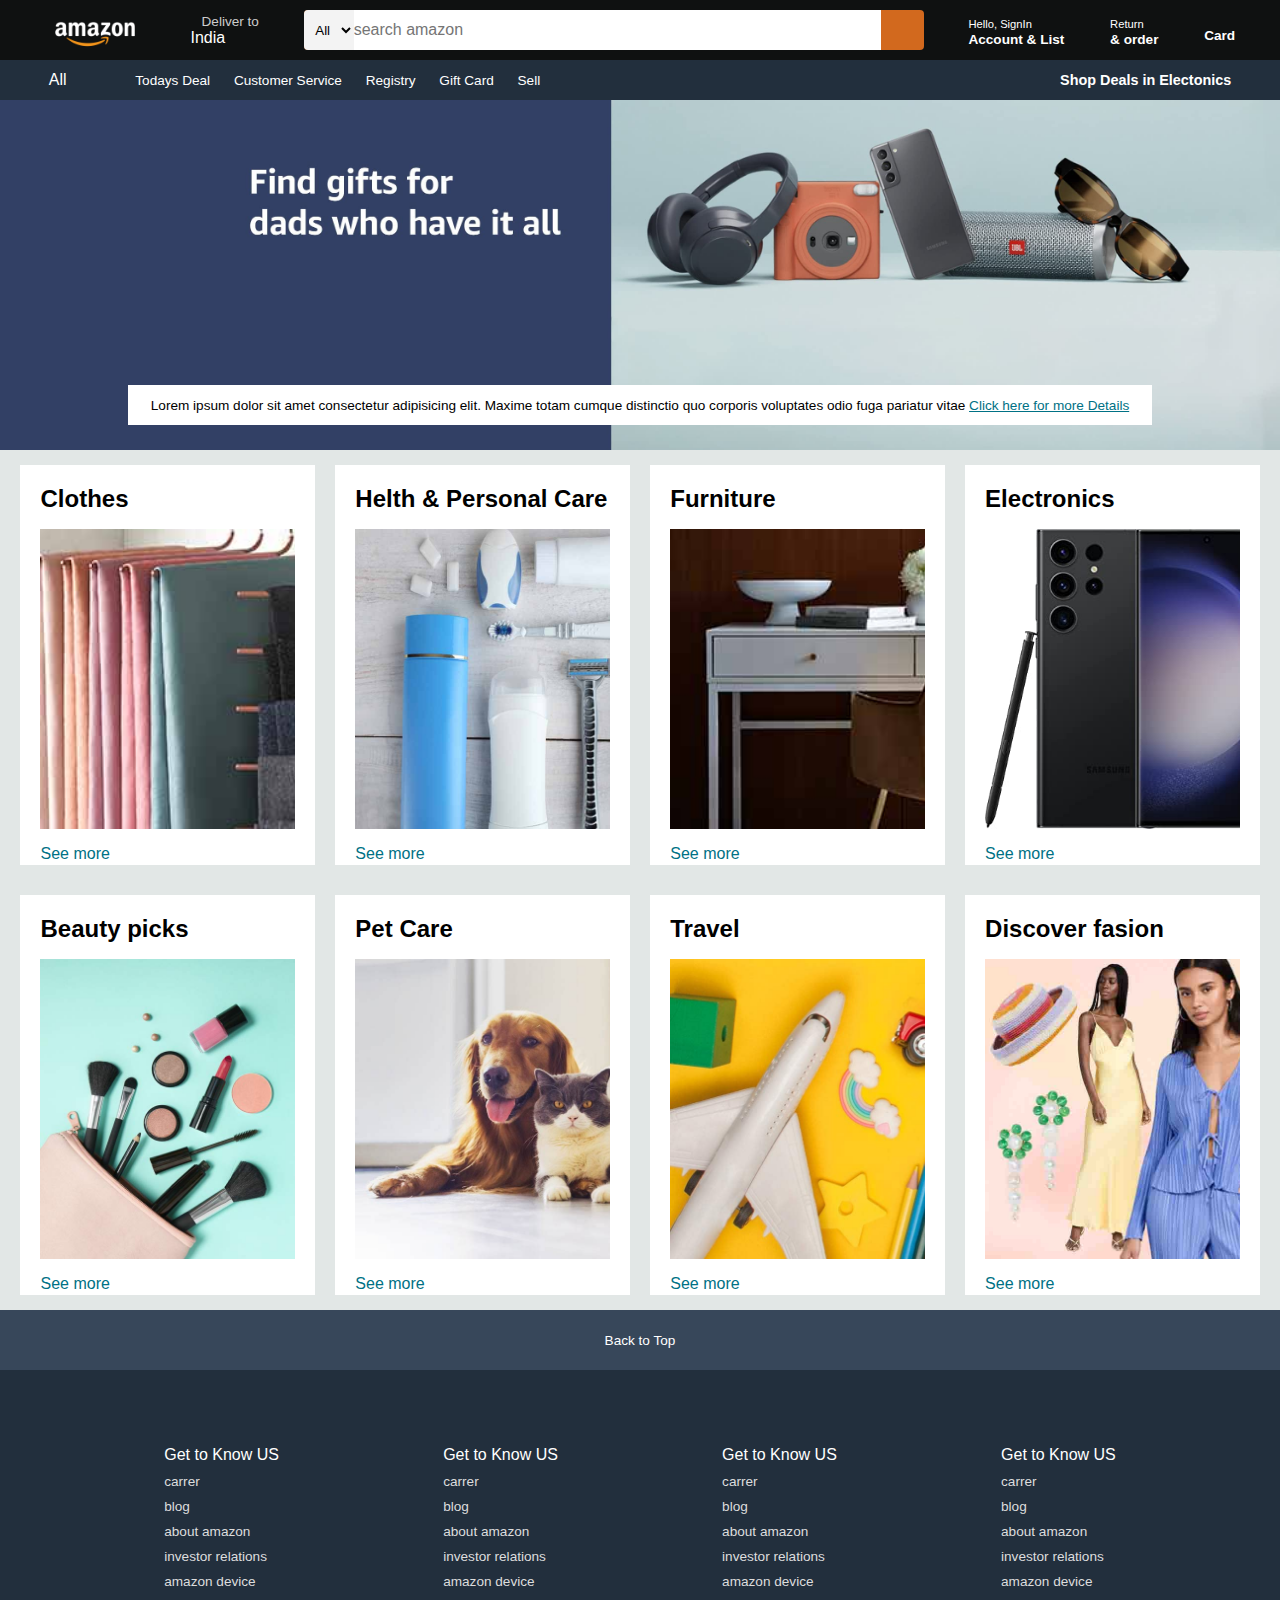
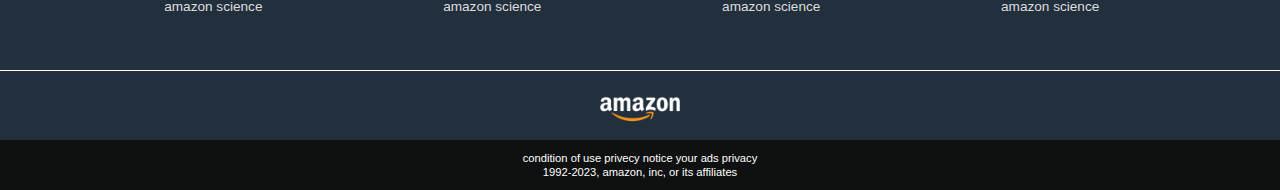
<file: html_css_project/amazon_clone/index.html>
<!DOCTYPE html>
<html lang="en">
  <head>
    <meta charset="UTF-8" />
    <meta name="viewport" content="width=device-width, initial-scale=1.0" />
    <title>Amazon</title>
    <link rel="stylesheet" href="style.css" />
    <link
      rel="stylesheet"
      href="https://cdnjs.cloudflare.com/ajax/libs/font-awesome/6.4.2/css/all.min.css"
      integrity="sha512-z3gLpd7yknf1YoNbCzqRKc4qyor8gaKU1qmn+CShxbuBusANI9QpRohGBreCFkKxLhei6S9CQXFEbbKuqLg0DA=="
      crossorigin="anonymous"
      referrerpolicy="no-referrer"
    />
  </head>
  <body>
    <header>
      <div class="navbar">
        <div class="nav_logo border">
          <div class="logo"></div>
        </div>

        <div class="nav_address border">
          <p class="add1">Deliver to</p>
          <div class="add_icon">
            <i class="fa-solid fa-location-dot"></i>
            <p class="add2">India</p>
          </div>
        </div>

        <div class="nav_search">
          <select class="search_select">
            <option>All</option>
            <option>mobile</option>
            <option>laptop</option>
            <option>clothes</option>
            <option>electonics</option>
          </select>
          <input placeholder="search amazon" class="search_input" />
          <div class="search_icon">
            <i class="fa-solid fa-magnifying-glass"></i>
          </div>
        </div>

        <div class="nav_signin border">
          <p><span>Hello, SignIn</span></p>
          <p class="nav_second">Account & List</p>
        </div>

        <div class="nav_return border">
          <p><span>Return</span></p>
          <p class="nav_second">& order</p>
        </div>

        <div class="nav_card border">
          <i class="fa-solid fa-cart-shopping"></i>
          Card
        </div>
      </div>

      <div class="panal">
        <div class="panal_all">
          <i class="fa-solid fa-bars"></i>
          All
        </div>
        <div class="panal_option">
          <p>Todays Deal</p>
          <p>Customer Service</p>
          <p>Registry</p>
          <p>Gift Card</p>
          <p>Sell</p>
        </div>
        <div class="panal_deals">Shop Deals in Electonics</div>
      </div>
    </header>
    <div class="hero_section">
      <div class="hero_masg">
        <p>
          Lorem ipsum dolor sit amet consectetur adipisicing elit. Maxime totam
          cumque distinctio quo corporis voluptates odio fuga pariatur vitae
          <a href="#"> Click here for more Details </a>
        </p>
      </div>
    </div>

    <div class="shop_section">
      <div class="box">
        <div class="box_content">
          <h2>Clothes</h2>
          <div
            class="box_img"
            style="background-image: url('image/box1_image.jpg')"
          ></div>
          <p>See more</p>
        </div>
      </div>
      <div class="box">
        <div class="box_content">
          <h2>Helth & Personal Care</h2>
          <div
            class="box_img"
            style="background-image: url('image/box2_image.jpg')"
          ></div>
          <p>See more</p>
        </div>
      </div>
      <div class="box">
        <div class="box_content">
          <h2>Furniture</h2>
          <div
            class="box_img"
            style="background-image: url('image/box3_image.jpg')"
          ></div>
          <p>See more</p>
        </div>
      </div>
      <div class="box">
        <div class="box_content">
          <h2>Electronics</h2>
          <div
            class="box_img"
            style="background-image: url('image/box4_image.jpg')"
          ></div>
          <p>See more</p>
        </div>
      </div>
      <div class="box">
        <div class="box_content">
          <h2>Beauty picks</h2>
          <div
            class="box_img"
            style="background-image: url('image/box5_image.jpg')"
          ></div>
          <p>See more</p>
        </div>
      </div>
      <div class="box">
        <div class="box_content">
          <h2>Pet Care</h2>
          <div
            class="box_img"
            style="background-image: url('image/box6_image.jpg')"
          ></div>
          <p>See more</p>
        </div>
      </div>
      <div class="box">
        <div class="box_content">
          <h2>Travel</h2>
          <div
            class="box_img"
            style="background-image: url('image/box7_image.jpg')"
          ></div>
          <p>See more</p>
        </div>
      </div>
      <div class="box">
        <div class="box_content">
          <h2>Discover fasion</h2>
          <div
            class="box_img"
            style="background-image: url('image/box8_image.jpg')"
          ></div>
          <p>See more</p>
        </div>
      </div>
    </div>

    <footer>
      <div class="foot_panal">Back to Top</div>

      <div class="foot_panal2">
        <ul>
          <p>Get to Know US</p>
          <a>carrer</a>
          <a>blog</a>
          <a>about amazon</a>
          <a>investor relations</a>
          <a>amazon device</a>
          <a>amazon science</a>
        </ul>

        <ul>
          <p>Get to Know US</p>
          <a>carrer</a>
          <a>blog</a>
          <a>about amazon</a>
          <a>investor relations</a>
          <a>amazon device</a>
          <a>amazon science</a>
        </ul>

        <ul>
          <p>Get to Know US</p>
          <a>carrer</a>
          <a>blog</a>
          <a>about amazon</a>
          <a>investor relations</a>
          <a>amazon device</a>
          <a>amazon science</a>
        </ul>

        <ul>
          <p>Get to Know US</p>
          <a>carrer</a>
          <a>blog</a>
          <a>about amazon</a>
          <a>investor relations</a>
          <a>amazon device</a>
          <a>amazon science</a>
        </ul>
      </div>

      <div class="foot_panal3">
        <div class="logo"></div>
      </div>

      <div class="foot_panal4">
        <div class="pages">
          <a>condition of use</a>
          <a>privecy notice</a>
          <a>your ads privacy</a>
        </div>
        <div class="copyright">1992-2023, amazon, inc, or its affiliates</div>
      </div>
    </footer>
  </body>
</html>
</file>
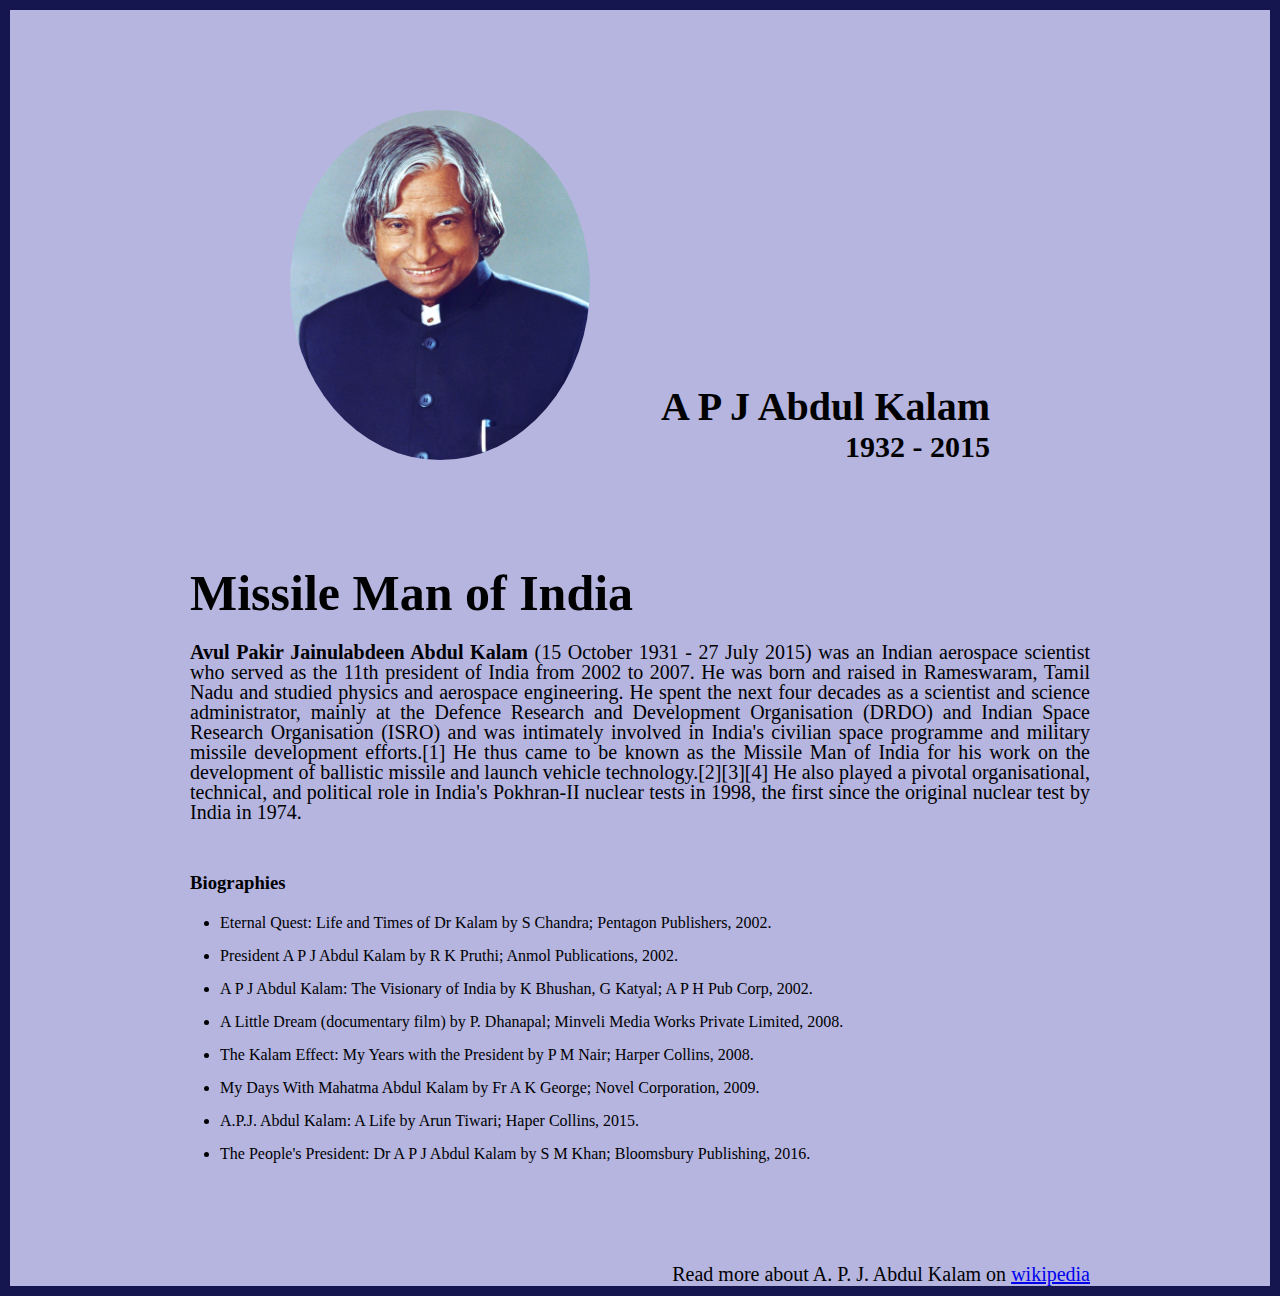
<file: html_css_project/APJ_Addul_Kalam_Page/index.html>
<!DOCTYPE html>
<html lang="en">
  <head>
    <meta charset="UTF-8" />
    <meta name="viewport" content="width=device-width, initial-scale=1.0" />
    <title>A P J Abdul Kalam</title>
    <link rel="stylesheet" href="style.css" />
  </head>
  <body>
    <div class="container">
      <div class="contant">
        <section class="top-section">
          <div class="image-container">
            <img src="A.jpg" alt="APJ Abdul Kalam" />
          </div>
          <div>
            <h1>A P J Abdul Kalam</h1>
            <h4>1932 - 2015</h4>
          </div>
        </section>

        <section class="about-section">
          <h2>Missile Man of India</h2>
          <p>
            <b>Avul Pakir Jainulabdeen Abdul Kalam </b>(15 October 1931 - 27 July 2015)
            was an Indian aerospace scientist who served as the 11th president
            of India from 2002 to 2007. He was born and raised in Rameswaram,
            Tamil Nadu and studied physics and aerospace engineering. He spent
            the next four decades as a scientist and science administrator,
            mainly at the Defence Research and Development Organisation (DRDO)
            and Indian Space Research Organisation (ISRO) and was intimately
            involved in India's civilian space programme and military missile
            development efforts.[1] He thus came to be known as the Missile Man
            of India for his work on the development of ballistic missile and
            launch vehicle technology.[2][3][4] He also played a pivotal
            organisational, technical, and political role in India's Pokhran-II
            nuclear tests in 1998, the first since the original nuclear test by
            India in 1974.
          </p>
        </section>

        <section class="biographi-section"><h3>Biographies</h3>
          <ul>
            <li>
              Eternal Quest: Life and Times of Dr Kalam by S Chandra; Pentagon
              Publishers, 2002.
            </li>
            <li> President A P J Abdul Kalam by R K Pruthi; Anmol Publications,
              2002.</li>
              <li>
                A P J Abdul Kalam: The Visionary of India by K Bhushan, G Katyal;
                A P H Pub Corp, 2002.
              </li>
              <li>
                A Little Dream (documentary film) by P. Dhanapal; Minveli Media
                Works Private Limited, 2008.
              </li>
              <li>
                The Kalam Effect: My Years with the President by P M Nair; Harper
                Collins, 2008.
              </li>
              <li>
                My Days With Mahatma Abdul Kalam by Fr A K George; Novel
              Corporation, 2009.
              </li>
              <li>
                A.P.J. Abdul Kalam: A Life by Arun Tiwari; Haper Collins, 2015.
              </li>
              <li>
                The People's President: Dr A P J Abdul Kalam by S M Khan;
                Bloomsbury Publishing, 2016.
              </li>
          </ul>
        </section>

        <footer>
            Read more about A. P. J. Abdul Kalam on
            <a href="https://en.wikipedia.org/wiki/A._P._J._Abdul_Kalam">wikipedia</a>
        </footer>


      </div>
    </div>
  </body>
</html>
</file>
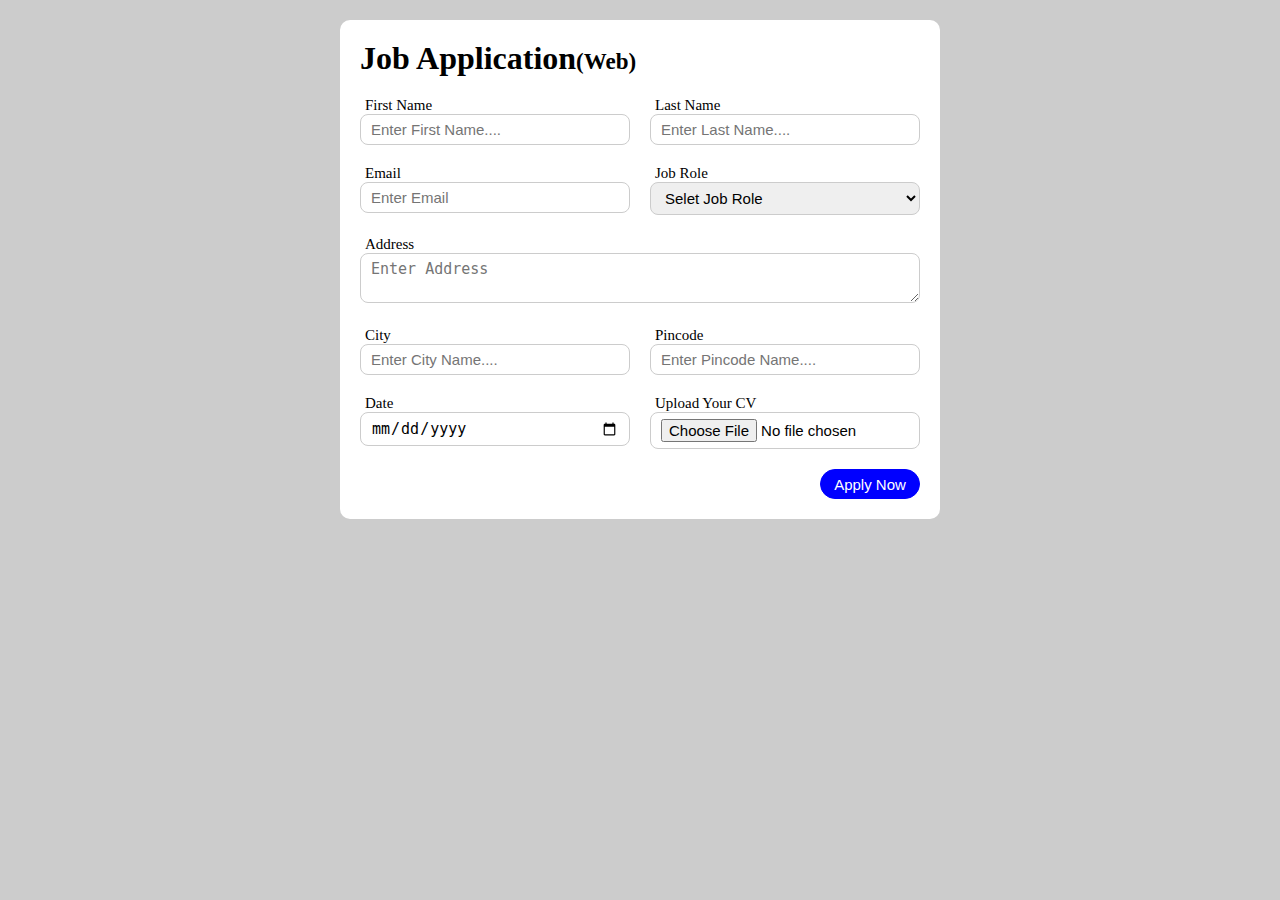
<file: html_css_project/Application_Form/index.html>
<!DOCTYPE html>
<html lang="en">
  <head>
    <meta charset="UTF-8" />
    <meta name="viewport" content="width=device-width, initial-scale=1.0" />
    <title>Application Form</title>
    <link rel="stylesheet" href="style.css" />
  </head>
  <body>
    <div class="container">
    
      <div class="apply_box"><h1>Job Application<span class="littetitle">(Web) </span></h1>
        <form action="from_submit.html" autocomplete="off">
            <div class="form_container">

                <div class="form_control">
                    <label for="first_name">First Name</label>
                    <input id="first_name" name="first_name"  placeholder="Enter First Name...." required/>
                </div>

                <div class="form_control">
                    <label for="last_name">Last Name</label>
                    <input id="last_name"  name="last_name" placeholder="Enter Last Name...." required/>
                </div>

                <div class="form_control">
                    <label for="email">Email</label>
                    <input type="email" id="email" name="email" placeholder="Enter Email" required/>
                </div>

                <div class="form_control">
                    <label for="job_role">Job Role</label>
                    <select id="job_role"  name="job_role">
                        <option value="">Selet Job Role</option>
                        <option value="frontend">Front End Devloper</option>
                        <option value="backend">Back End Devloper</option>
                        <option value="fullstack">Full Stack Devloper</option>
                        <option value="ui_ux">UI/UX Designer</option>
                    </select>
                </div>

                
                <div class="textarea_control">
                    <label for="address">Address</label>
                    <textarea id="address" name="address" row="4" cols="60" placeholder="Enter Address" required></textarea>
                </div>

                <div class="form_control">
                    <label for="city">City</label>
                    <input id="city" name="city"  placeholder="Enter City Name...." required/>
                </div>

                <div class="form_control">
                    <label for="pincode">Pincode</label>
                    <input type="number" id="pincode" name="pincode"  placeholder="Enter Pincode Name...." required/>
                </div>

                <div class="form_control">
                    <label for="date">Date</label>
                    <input type="date" id="date" name="pincode"  required/>
                </div>

                <div class="form_control">
                    <label for="upload">Upload Your CV</label>
                    <input type="file" id="upload" name="upload" required/>
                </div>
            </div>

            <div class="button_container">
                <button type="submit">Apply Now</button>
            </div>
        </form>
    </div>
    </div>
    </form>
  </body>
</html>
</file>
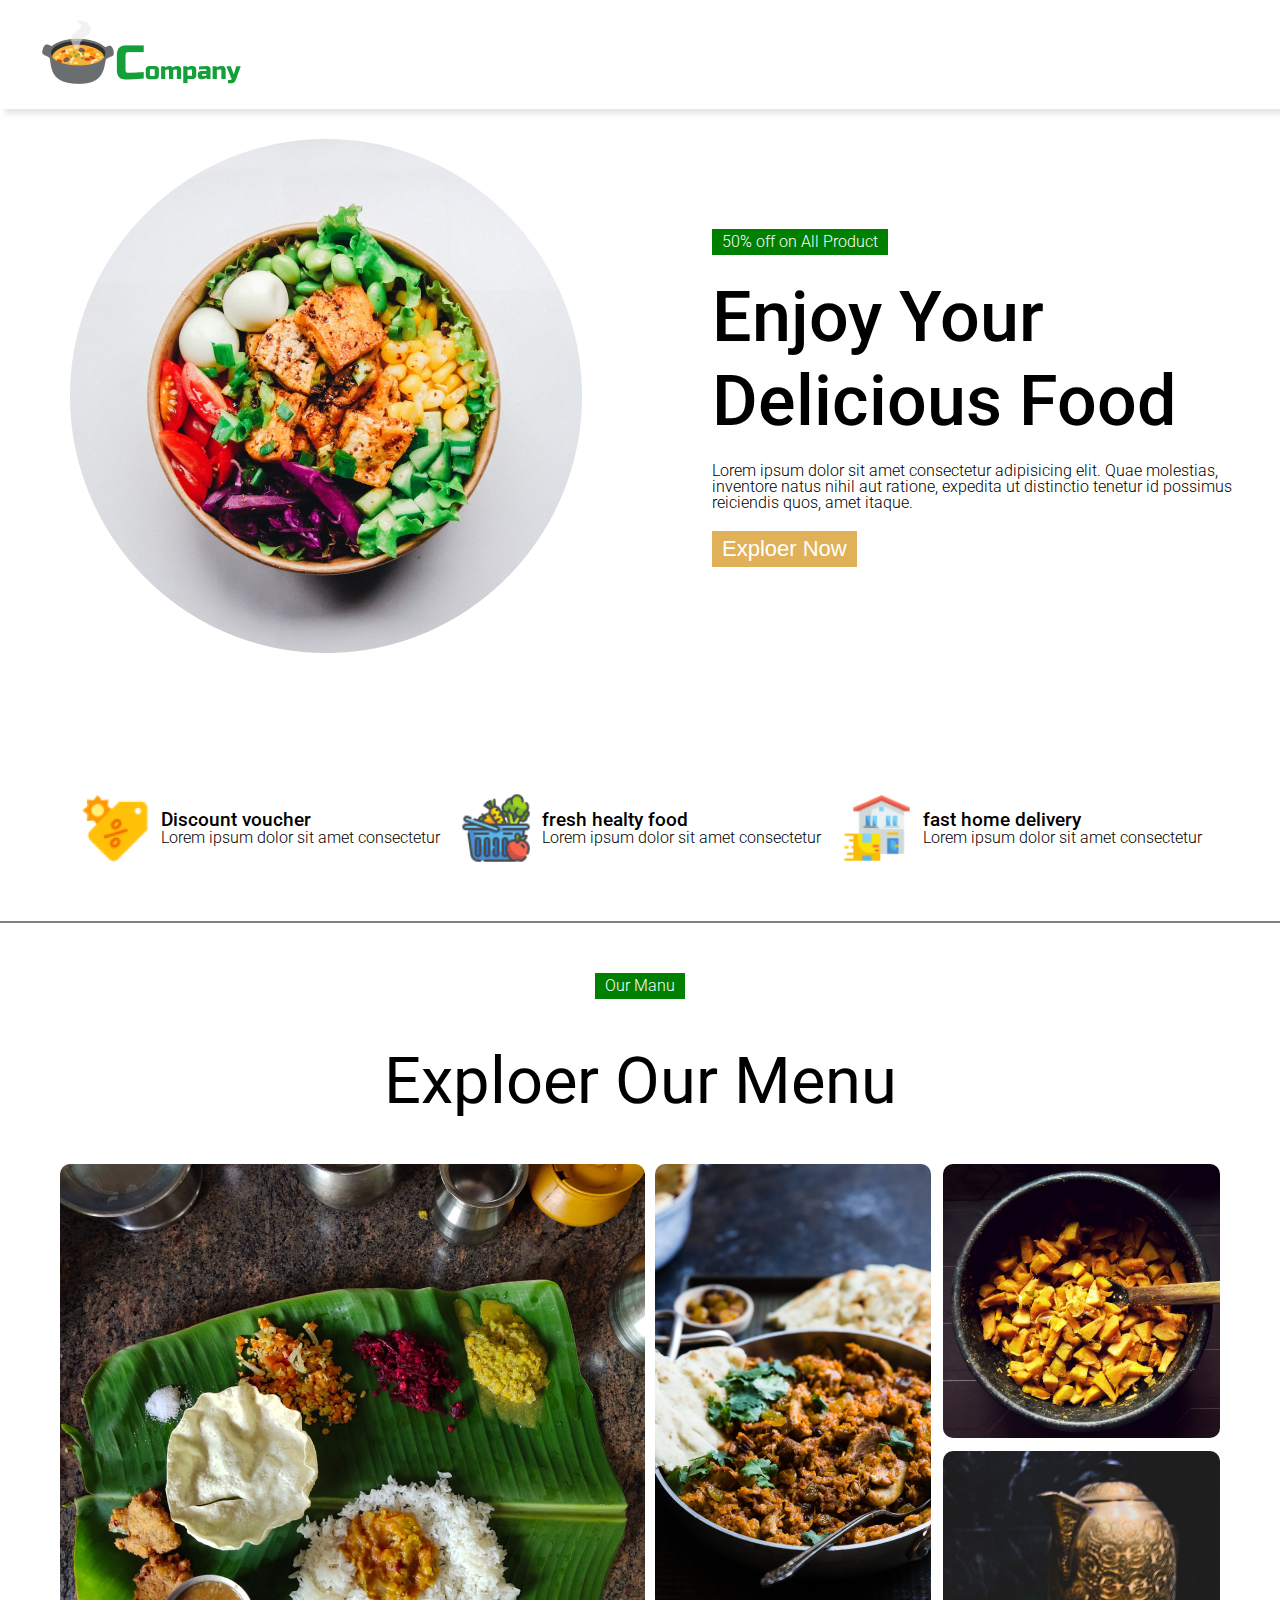
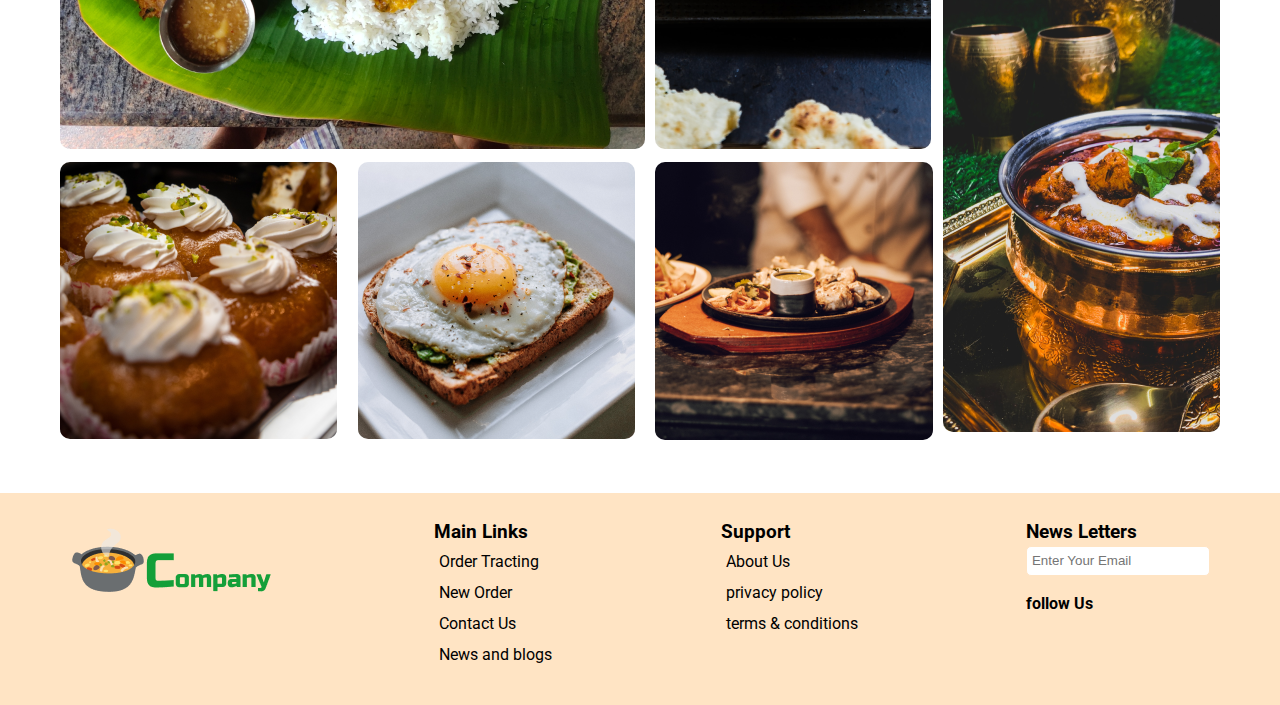
<file: html_css_project/restorent_website/index.html>
<!DOCTYPE html>
<html lang="en">
  <head>
    <meta charset="UTF-8" />
    <meta name="viewport" content="width=device-width, initial-scale=1.0" />
    <title>restorent website</title>
    <link rel="stylesheet" href="style.css" />
    <link
      rel="stylesheet"
      href="https://cdnjs.cloudflare.com/ajax/libs/font-awesome/6.4.2/css/all.min.css"
      integrity="sha512-z3gLpd7yknf1YoNbCzqRKc4qyor8gaKU1qmn+CShxbuBusANI9QpRohGBreCFkKxLhei6S9CQXFEbbKuqLg0DA=="
      crossorigin="anonymous"
      referrerpolicy="no-referrer"
    />
  </head>
  <body>
    <!-- navigation section -->
    <nav>
      <div class="nav_bar container">
        <div class="img_bar">
          <img src="images/logo.png" />
        </div>
        <div class="menu_bar">
          <i class="fa-solid fa-bars"></i>
        </div>
      </div>
    </nav>
    <!-- main sectuon -->
    <section class="container">
      <div class="section">
        <div class="section1">
          <img src="images/hero_image.png" />
        </div>
        <div class="section2">
          <div class="tag">50% off on All Product</div>
          <h1>Enjoy Your Delicious Food</h1>
          <p>
            Lorem ipsum dolor sit amet consectetur adipisicing elit. Quae
            molestias, inventore natus nihil aut ratione, expedita ut distinctio
            tenetur id possimus reiciendis quos, amet itaque.
          </p>
          <button class="btn_exploer">Exploer Now</button>
        </div>
      </div>
      <din class="features">
        <div class="feature">
          <img src="images/discount.png" alt="discount" />
          <div class="feature_contain">
            <h3>Discount voucher</h3>
            <p>Lorem ipsum dolor sit amet consectetur</p>
          </div>
        </div>

        <div class="feature">
          <img src="images/fresh.png" alt="discount" />
          <div class="feature_contain">
            <h3>fresh healty food</h3>
            <p>Lorem ipsum dolor sit amet consectetur</p>
          </div>
        </div>

        <div class="feature">
          <img src="images/delivery.png" alt="discount" />
          <div class="feature_contain">
            <h3>fast home delivery</h3>
            <p>Lorem ipsum dolor sit amet consectetur</p>
          </div>
        </div>
      </din>
    </section>
    <div class="divider"></div>
    <div class="manu container">
      <div class="tag">Our Manu</div>
      <h2>Exploer Our Menu</h2>

      <div class="grid">
        <div class="item1">
          <img class="grid_image" src="images/grid_image1.png" alt="image" />
        </div>
        <div class="item2">
          <img class="grid_image" src="images/grid_image2.png" alt="image" />
        </div>
        <div class="item3">
          <img class="grid_image" src="images/grid_image3.png" alt="image" />
        </div>
        <div class="item4">
          <img class="grid_image" src="images/grid_image4.png" alt="image" />
        </div>
        <div class="item5">
          <img class="grid_image" src="images/grid_image5.png" alt="image" />
        </div>
        <div class="item6">
          <img class="grid_image" src="images/grid_image6.png" alt="image" />
        </div>
        <div class="item7">
          <img class="grid_image" src="images/grid_image7.png" alt="image" />
        </div>
      </div>
    </div>

    <footer>
      <div class="footer_container container">
        <div class="footer_logo">
          <img src="images/logo.png" alt=" image" />
        </div>
        <div class="link_list">
          <h3>Main Links</h3>
          <ul>
            <li>Order Tracting</li>
            <li>New Order</li>
            <li>Contact Us</li>
            <li>News and blogs</li>
          </ul>
        </div>
        <div class="link_list">
          <h3>Support</h3>
          <ul>
            <li>About Us</li>
            <li>privacy policy</li>
            <li>terms & conditions</li>
          </ul>
        </div>

        <div class="news_letters">
          <h3>News Letters</h3>
          <input type="email" placeholder="Enter Your Email" />
          <h4>follow Us</h4>
          <div class="icon_container">  
            <div class="logo"><i class="fa-brands fa-facebook"></i></div>
            <div class="logo"><i class="fa-brands fa-twitter"></i></div>
            <div class="logo"><i class="fa-brands fa-instagram"></i></div>
            <div class="logo"><i class="fa-brands fa-linkedin"></i></i></div>
            <div class="logo"><i class="fa-solid fa-phone"></i></div>
          </div>
        </div>
      </div>
    </footer>
  </body>
</html>
</file>
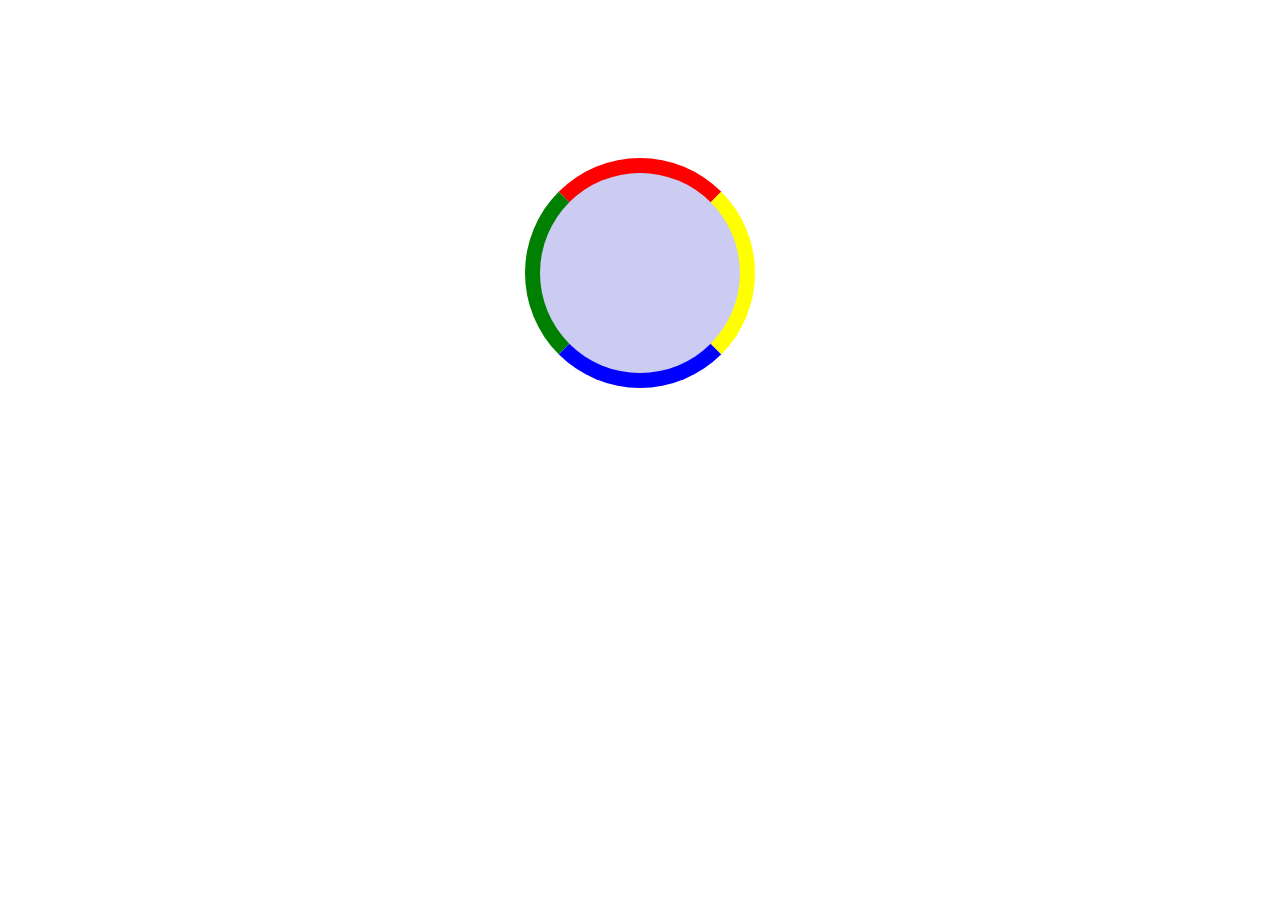
<file: html_css_project/loading_bar/Loadingbar_1/index.html>
<!DOCTYPE html>
<html lang="en">
<head>
    <meta charset="UTF-8">
    <meta name="viewport" content="width=device-width, initial-scale=1.0">
    <title>lodingbar</title>
    <link rel="stylesheet" href="style.css">
</head>
<body>

    <div class="circle">

    </div>
    
</body>
</html>
</file>
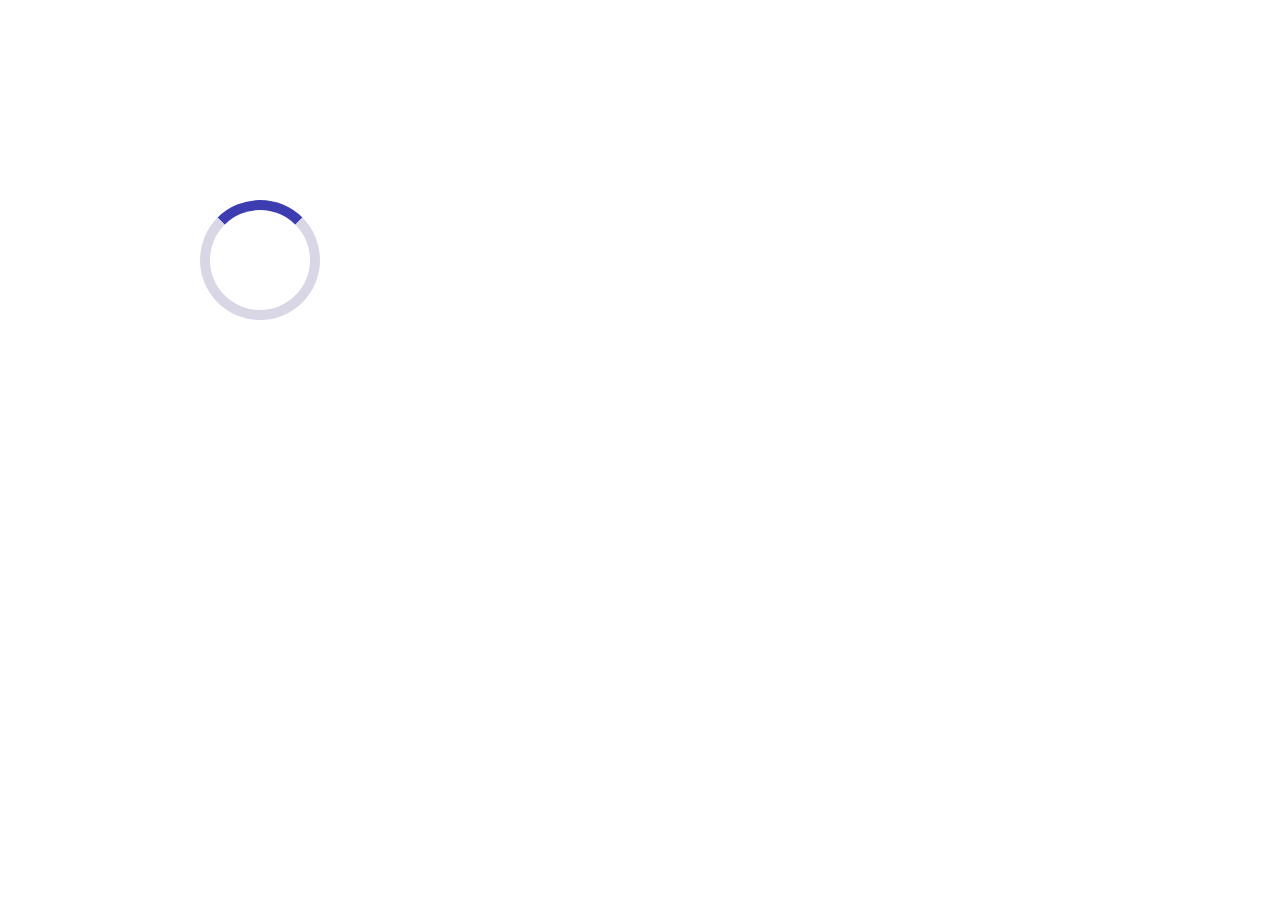
<file: html_css_project/loading_bar/Loadingbar_2/index.html>
<!DOCTYPE html>
<html lang="en">
<head>
    <meta charset="UTF-8">
    <meta name="viewport" content="width=device-width, initial-scale=1.0">
    <title>lodingbar</title>
    <link rel="stylesheet" href="style.css">
</head>
<body>
    <div class="loading">

    </div>
    
</body>
</html>
</file>
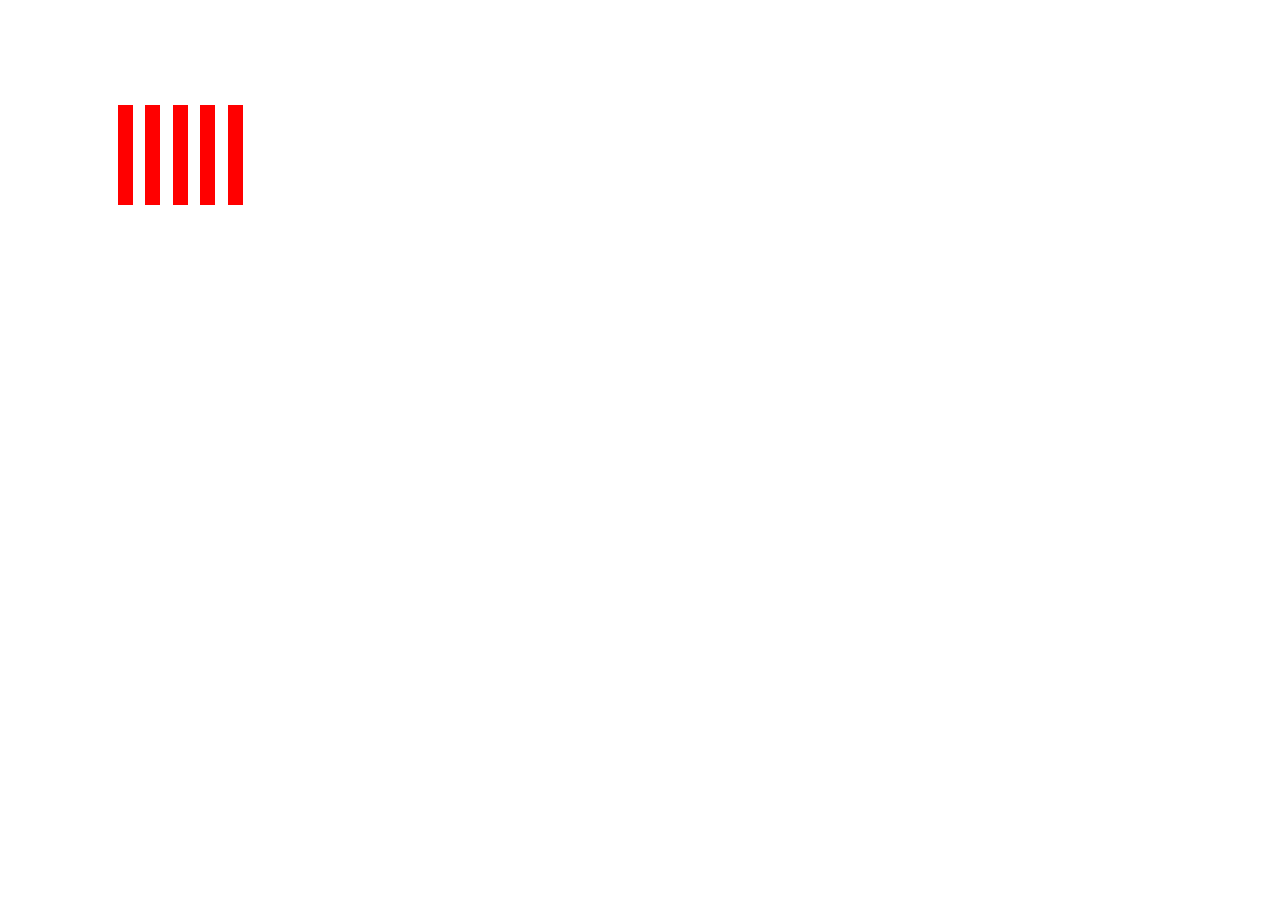
<file: html_css_project/loading_bar/Loadingbar_4/index.html>
<!DOCTYPE html>
<html lang="en">
  <head>
    <meta charset="UTF-8" />
    <meta name="viewport" content="width=device-width, initial-scale=1.0" />
    <title>loading bar</title>
    <link rel="stylesheet" href="style.css" />
  </head>
  <body>

    <div class="container">

      <div class="spiner">
            <div class="shape1"></div>
            <div class="shape2"></div>
            <div class="shape3"></div>
            <div class="shape4"></div>
            <div class="shape5"></div>
      </div>

    </div>
    
  </body>
</html>
</file>
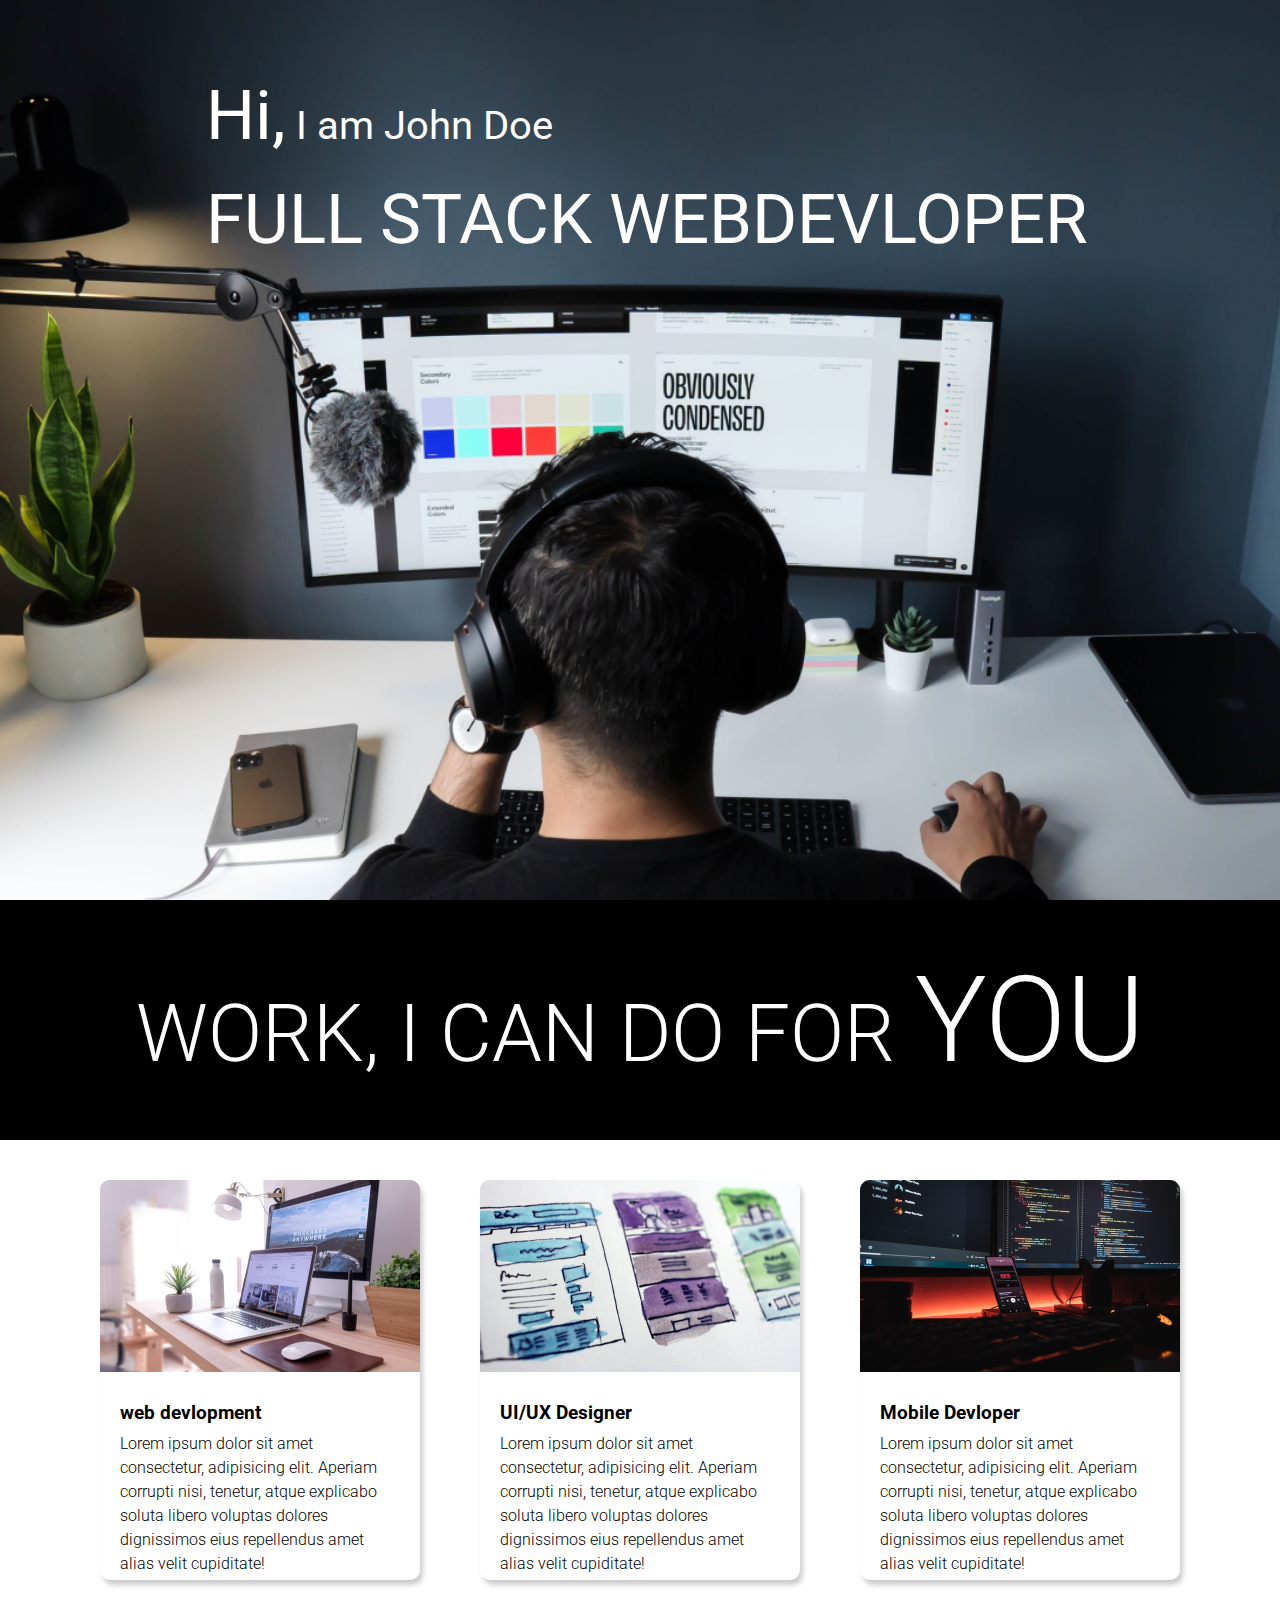
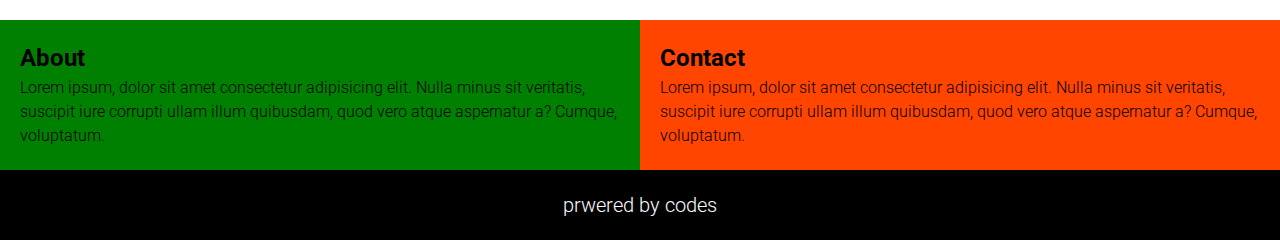
<file: html_css_project/landing_page/index1.html>
<!DOCTYPE html>
<html lang="en">
  <head>
    <meta charset="UTF-8" />
    <meta name="viewport" content="width=device-width, initial-scale=1.0" />
    <title>devloper landing page</title>
    <link rel="stylesheet" href="style1.css" />
  </head>
  <body>
    <section class="herosection">
      <div class="text_container">
        <h2><span class="lg_text">Hi,</span> I am John Doe</h2>
        <h1 class="lg_text">FULL STACK WEBDEVLOPER</h1>
      </div>
    </section>
    <section class="black_box">
      <h2>WORK, I CAN DO FOR <span>YOU</span></h2>
    </section>
    <section class="work">
      <div class="card">
        <div class="image_container">
          <img src="image/web.png" alt="Web Devlopment" />
        </div>
        <div class="card_container">
          <h3>web devlopment</h3>
          <p>
            Lorem ipsum dolor sit amet consectetur, adipisicing elit. Aperiam
            corrupti nisi, tenetur, atque explicabo soluta libero voluptas
            dolores dignissimos eius repellendus amet alias velit cupiditate!
          </p>
        </div>
      </div>

      <div class="card">
        <div class="image_container">
          <img src="image/uiux.png" alt="UI/UX Designer" />
        </div>
        <div class="card_container">
          <h3>UI/UX Designer</h3>
          <p>
            Lorem ipsum dolor sit amet consectetur, adipisicing elit. Aperiam
            corrupti nisi, tenetur, atque explicabo soluta libero voluptas
            dolores dignissimos eius repellendus amet alias velit cupiditate!
          </p>
        </div>
      </div>

      <div class="card">
        <div class="image_container">
          <img src="image/mobile.png" alt="Mobile Devloper" />
        </div>
        <div class="card_container">
          <h3>Mobile Devloper</h3>
          <p>
            Lorem ipsum dolor sit amet consectetur, adipisicing elit. Aperiam
            corrupti nisi, tenetur, atque explicabo soluta libero voluptas
            dolores dignissimos eius repellendus amet alias velit cupiditate!
          </p>
        </div>
      </div>
    </section>

    <section class="footer1">
      <div class="about">
        <h2>About</h2>
        <p>
          Lorem ipsum, dolor sit amet consectetur adipisicing elit. Nulla minus
          sit veritatis, suscipit iure corrupti ullam illum quibusdam, quod vero
          atque aspernatur a? Cumque, voluptatum.
        </p>
      </div>
      <div class="contact">
        <h2>Contact</h2>
        <p>
          Lorem ipsum, dolor sit amet consectetur adipisicing elit. Nulla minus
          sit veritatis, suscipit iure corrupti ullam illum quibusdam, quod vero
          atque aspernatur a? Cumque, voluptatum.
        </p>
      </div>
    </section>
    <section class="fotter2">prwered by codes</section>
  </body>
</html>
</file>
<file: html_css_project/amazon_clone/style.css>
* {
    margin: 0;
    padding: 0;
    font-family: arial;
    box-sizing: border-box;
}

.navbar {
    height: 60px;
    background-color: #0f1111;
    color: white;
    display: flex;
    align-items: center;
    justify-content: space-evenly;
}

.nav_logo {
    height: 50px;
    width: 100px;
}

.logo {
    background-image: url(image/amazon_logo.png);
    background-size: cover;
    height: 50px;
    width: 100px;
}

.border {
    border: 1.5px solid transparent;
}

.border:hover {
    border: 1.5px solid white;
}

/*******box2*******/
.add1 {
    color: #cccccc;
    font-size: 0.85rem;
    margin-left: 13px;
}

.add2 {
    font-size: 1rem;
    margin-left: 2px;
}

.add_icon {
    display: flex;
    align-items: center;
}

/*******box3*******/
.nav_search {
    display: flex;
    justify-content: space-evenly;
    height: 40px;
    width: 620px;
    border-radius: 4px;
    background-color: chocolate;
}

.nav_search:hover {
    border: 2px solid chocolate;
}

.search_select {
    background-color: #f3f3f3;
    width: 50px;
    text-align: center;
    border-top-left-radius: 4px;
    border-bottom-left-radius: 4px;
    border: none;
}

.search_input {
    width: 100%;
    font-size: 1rem;
    border: none;
}

.search_icon {
    width: 50px;
    display: flex;
    justify-content: center;
    align-items: center;
    font-size: 1.2rem;
    color: black;
}

/*******box4*******/
span {
    font-size: 0.7rem;
}

.nav_second {
    font-size: 0.85rem;
    font-weight: 700;
}


/*******box5*******/
.nav_card i {
    font-size: 30px;
}

.nav_card {
    font-size: 0.85rem;
    font-weight: 700;
}


/*******panal*******/
.panal {
    height: 40px;
    background-color: #222f3d;
    display: flex;
    color: white;
    justify-content: space-evenly;
    align-items: center;
}

.panal_option p {
    display: inline;
    margin-left: 20px;
}

.panal_option {
    width: 70%;
    /* justify-content: space-evenly; */
    font-size: 0.85rem;

}

.panal_deals {
    font-size: 0.9rem;
    font-weight: 700;
}

/*******************main section**********************/
.hero_section {
    background-image: url("image/hero_image.jpg");
    height: 350px;
    background-size: cover;
    display: flex;
    justify-content: center;
    align-items: end;
}

.hero_masg {
    color: black;
    background-color: white;
    height: 40px;
    display: flex;
    justify-content: center;
    align-items: center;
    font-size: 0.85rem;
    width: 80%;
    margin-bottom: 25px;
}

.hero_masg a { color: #007185;}


/*******************shop section**********************/
.shop_section {
    background-color: #e2e7e6;
    display: flex;
    flex-wrap: wrap;
    justify-content: space-evenly;
}

.box {
    /* border: 2px solid black; */
    height: 400px;
    width: 23%;
    background-color: white;
    padding: 20px 0px 15px;
    margin-top: 15px;
    margin-bottom: 15px;
}

.box_img {
    height: 300px;
    background-size: cover;
    background-repeat: no-repeat;
    margin-top: 1rem;
    margin-bottom: 1rem;
}

.box_content {
    margin-left: 20px;
    margin-right: 20px;
}
.box_content p{
 color: #007185;
}


/*******************footer section**********************/
footer{
    /* margin-top: 15px; */
}
.foot_panal{
background-color: #37475a;
color: white;
height: 60px;
display: flex;
align-items: center;
justify-content: center;
font-size: 0.85rem;
}

.foot_panal2{
    background-color: #222f3d;
    color: white;
    height: 300px;
    display: flex;
    justify-content: space-evenly;
    align-items: center;

}
ul{
    margin-top: 20px;
}
ul a{
    display: block;
    font-size: 0.85rem;
    margin-top: 10px;
    color: #ddd;
}
.foot_panal3{
    background-color:#222f3d ;
    color: white;
    border-top: 0.5px solid white;
    height: 70px;
    display: flex;
    justify-content: center;
    align-items: center;
}

.foot_panal4{
    background-color: #0f1111;
    color: white;
    height: 50px;
    text-align: center;
    font-size: 0.7rem;
    /* display: flex;
    justify-content: center;
    align-items: center; */
}
.pages {
    padding-top: 12px;
}
.copyright{
    padding-top: 2px;
}
</file>
<file: html_css_project/APJ_Addul_Kalam_Page/style.css>
*{
    margin: 0;
    padding: 0;
    box-sizing: border-box;
}

.container{
    background-color: rgb(181, 181, 224);
    min-height: 100vh;
    border: 10px solid rgb(21, 21, 79);
}

.contant{
    max-width: 900px;
    margin: 0 auto;
}
.top-section{
    display: flex;
    justify-content: space-between;
    margin: 100px;
    align-items: flex-end;
}

.top-section h1{
   font-size: 40px;
   font-weight: bold;
   columns: rgb(26, 3, 66);
}

.top-section h4{
    text-align: end;
    font-size: 30px;
}
.image-container img{
    width: 300px;
    height: 350px;
    border-radius: 50%;
}
.about-section{
    margin-top: 100px;
}
.about-section h2{
font-size: 50px;
font-weight: bold;
margin-bottom: 20px;
}
.about-section p{
text-align: justify;
font-size: 20px;
line-height: 1;
}
.biographi-section{
    padding-top: 50px;
}
.biographi-section ul{
    padding-left: 30px;
    padding-top: 20px;
}
.biographi-section li{
    margin-bottom: 15px;
}
footer{
    margin-top: 100px;
    text-align: end;
    font-size: 20px;
}
</file>
<file: html_css_project/Application_Form/style.css>
*{
    margin: 0;
    padding: 0;
    box-sizing: border-box;
}
body{
    background-color: #ccc;
}
.container{
    max-width: 900px;
    margin: 0 auto;
}
.apply_box{
    max-width: 600px;
    padding: 20px;
    margin: 0 auto;
    margin-top: 20px;
    box-shadow: rgba(1, 1, 1, 0.1);
    background-color: white;
    border-radius: 10px;
}
.littetitle{
    font-size: 23px;
}
.form_container{
    margin-top: 20px;
    display: grid;
    grid-template-columns: repeat(auto-fit, minmax(200px,1fr));
    gap: 20px;
}
.form_control{
    display: flex;
    flex-direction: column;
}
label{
    font-size: 15px;
    padding-left: 5px;
}
input,
textarea,
select{
    padding: 6px 10px;
    border: 1px solid #ccc;
    border-radius: 8px;
    font-size: 15px;
}
input,textarea,select:focus{
    outline-color: blue;
}
.button_container{
    display: flex;
    margin-top: 20px;
    justify-content: end;
}
button{
    padding: 2px;
    font-size: 15px;
    width: 100px;
    height: 30px;
    color: white;
    background-color: blue;
    border-radius: 15px;
    border: 1px solid blue;
    cursor: pointer;
    /* transition: 1s ease-in; */
}
button:hover{
    /* transition: 1s ease-out; */
    /* background-color: red; */
}
.textarea_control{
    grid-column: 1/ span 2;
    /* display: flex; */
}
.textarea_control textarea{
width: 100%;
}

@media (max-width:460px){
    .textarea_control{
        grid-column: 1/ span 1;
        /* display: flex; */
    }
}
</file>
<file: html_css_project/restorent_website/style.css>
@import url('https://fonts.googleapis.com/css2?family=Roboto:ital,wght@0,100;0,300;0,400;0,500;1,100;1,300;1,400&display=swap');

* {
    margin: 0;
    padding: 0;
    box-sizing: border-box;
}

html body {
    font-family: 'Roboto', sans-serif;
    line-height: 1;
    font-weight: 300;
}

/* navigation */
nav {
    box-shadow: 5px 5px 5px rgb(1, 1, 1, 0.1);
    position: sticky;
    top: 0px;
    padding: 15px;
    background-color: white;
    z-index: 30;
    /* margin-bottom: 32px; */
}

.nav_bar {
    display: flex;
    align-items: center;
    justify-content: space-between;
}

.container {
    margin: 0 auto;
    max-width: 1200px;

}

.menu_bar {
    font-size: 40px;
}

.section {
    display: flex;
    gap: 100px;
    align-items: center;
    justify-content: space-between;
}

.section1 {
    padding: 30px;

}

.tag {
    background-color: green;
    padding: 5px 10px;
    color: white;
    align-self: flex-start;
}

.section2 {
    display: flex;
    flex-direction: column;
    gap: 20px;
}

.section2 h1 {
    font-size: 70px;
    line-height: 1.2em;
    font-weight: 500;
}

button {
    padding: 5px 10px;
    background: rgb(224, 177, 88);
    border: none;
    cursor: pointer;
    transition: 0.2s ease-in-out;
}

button:hover {
    opacity: 0.7;
    transform: scale(1);
}

.btn_exploer {
    align-self: flex-start;
    font-size: 22px;
    color: white;
}

.features {
    margin-top: 100px;
    margin-bottom: 50px;
    display: flex;
    gap: 10px;
    /* align-items: end; */
    justify-content: center;
}

.feature img {
    width: 72px;
}

.feature_contain h3 {
    font-weight: 500;
}

.feature {
    display: flex;
    padding: 5px;
    gap: 10px;
    align-items: center;
    justify-content: center;
}

.feature:hover {
    /* border: 1px solid black; */
    box-shadow: 5px 5px 5px rgb(1, 1, 1, 0.1);
    transition: 0.2s ease-in-out;
}

.divider {
    border: 1px solid gray;
    margin: px;
}

.manu {
    display: flex;
    flex-direction: column;
    gap: 50px;
    margin: 50px auto;
    align-items: center;
    /* justify-content: center; */
}

.manu .tag {
    align-self: center;
}

.manu h2 {
    font-size: 65px;
    font-weight: 400;
}

.grid {
    display: grid;
    gap: 10px;
    grid-template-areas: "i1 i1 i2 i3"
        "i1 i1 i2 i7"
        "i4 i5 i6 i7";
}

.grid_image {
    border-radius: 10px;
    /* transform: scale(1); */
    transition: 0.2s ease-in-out;
}

.grid_image:hover {
    transform: scale(1.06);
}

.item1 {
    grid-area: i1;
}

.item2 {
    grid-area: i2;
}

.item3 {
    grid-area: i3;
}

.item4 {
    grid-area: i4;
}

.item5 {
    grid-area: i5;
}

.item6 {
    grid-area: i6;
}

.item7 {
    grid-area: i7;
}

footer {
    background-color: bisque;
    justify-content: center;
    align-items: center;
}

.footer_container {
    display: flex;
    justify-content: space-between;
    padding: 30px;
}

.link_list ul {
    list-style-type: none;
    line-height: 31px;
    font-weight: 400;
    padding: 5px;
}

.icon_container {
    display: flex;
    align-items: center;
    justify-content: space-between;
    margin: 5px;
}

.news_letters input {
    border-radius: 5px;
    /* background: transparent; */
    border: 1px solid bisque;
    padding-left: 5px;
    line-height: 28px;
    margin-bottom: 20px;
    margin-top: 5px;
    outline: none;
}

@media (max-width:786px) {
    .section {
        flex-direction: column;
        gap: 0px;
    }

    .features {
        flex-direction: column;

    }

    .section1 {
        display: flex;
        align-items: center;
        justify-content: center;
    }

    img {
        width: 90%;
    }

    .section2 {
        padding: 10px;
        gap: 25px;
    }

    .section2 h1 {
        font-size: 32px;
    }

    .footer_container {
        flex-direction: column;
    }

}
</file>
<file: html_css_project/loading_bar/Loadingbar_1/style.css>
body{
    display: flex;
    justify-content: center;
    align-items: center;
}


.circle{
    height: 200px;
    width: 200px;
    margin: 150px;
    border-radius: 50%;
    border: 15px solid black;
    background-color: rgb(204, 204, 243);
    border-top-color:red;
    border-right-color: yellow;
    border-bottom-color: blue;
    border-left-color: green;
    animation: spin 0.9s linear infinite;
}

@keyframes spin{
    0%{
        transform: rotate(0deg);
    }
     100%{
        transform: rotate(360deg);
    }
}
</file>
<file: html_css_project/loading_bar/Loadingbar_2/style.css>
body{
    margin: 100px;
    padding: 100px;
}
.loading{
    width: 100px;
    height: 100px;
    border-radius: 50%;
    border: 10px solid rgb(217, 214, 230);
    border-top-color: rgb(61, 61, 177);
    animation: move 1.5s infinite ; /* linear */
}
@keyframes move{
    0%{
        transform: rotate(0deg);
    }
    100%{
        transform: rotate(360deg);
    }
}
</file>
<file: html_css_project/loading_bar/Loadingbar_4/style.css>
body{
    margin: 100px;
}
.spiner{
    display: flex;
    justify-content: space-evenly;
    width: 150px;
    height: 100px;
    border: 5px solid transparent;
    /* background-color: mediumspringgreen; */
}
.spiner div {
    width: 15px;
    background-color: red;
    animation: load 1s infinite;

}

@keyframes load{
    0%{
        transform: scaleY(0.4);
    }
    40%{
        transform:  scaleY(0.4);
    }
    100%{
        transform:  scaleY(0.4);
    }
    20%{
        transform:  scaleY(1);
    }
}

.spiner .shape1{
    animation-delay: -1s;
}
.spiner .shape2{
    animation-delay: -0.9s;
}
.spiner .shape3{
    animation-delay: -0.8s;
}
.spiner .shape4{
    animation-delay: -0.7s;
}
.spiner .shape5{
    animation-delay: -0.6s;
}
</file>
<file: html_css_project/landing_page/style1.css>
@import url('https://fonts.googleapis.com/css2?family=Roboto:ital,wght@0,100;0,300;0,400;0,500;1,100;1,300;1,400&display=swap');

* {
    margin: 0;
    padding: 0;
    box-sizing: border-box;
}

html,
body {
    font-family: 'Roboto', sans-serif;
    font-weight: 300;
    line-height: 1.5;
    font-family: "roboto";
}

.herosection {
    background: url(image/developer.png);
    min-height: 100vh;
    background-repeat: no-repeat;
    background-position: center;
    background-size: cover;
}

.text_container h2 {
    font-weight: 400;
    font-size: 40px;

}

.text_container {
    color: white;
    max-width: 900px;
    margin: 0 auto;
    padding-top: 64px;
    padding-left: 16px;
}

.lg_text {
    font-size: 69px;
    font-weight: 400;
}

.black_box {
    background-color: black;
    color: white;
    text-align: center;
    /* height: 200px; */
    padding: 30px;
}

.black_box h2 {
    font-size: 80px;
    font-weight: 300;
}

.black_box h2 span {
    font-size: 120px;
    font-weight: 300;
}

.work {
    padding: 40px;
    display: flex;
    justify-content: space-evenly;
    grid-template-columns: repeat(auto fil, minmax(320px, 1fr));
}

.card {
    max-width: 320px;
    height: 400px;
    border-radius: 10px;
    box-shadow: 3px 5px 5px rgb(1, 1, 1, 0.2);
    transition: 0.3s ease-in-out;
}

.card:hover {
    transform: scale(1.05);
}

.card_container {
    padding: 20px;
}

.card_container h3 {
    padding-bottom: 5px;
}

.footer1 {
    display: flex;
    height: 150px;

}

.about {
    background-color: green;
    padding: 20px;
    width: 50%;
}

.contact {
    background-color: orangered;
    padding: 20px;
    width: 50%;
}

.fotter2 {
    background-color: black;
    color: white;
    padding: 20px;
    text-align: center;
    font-size: 20px;
}
</file>
